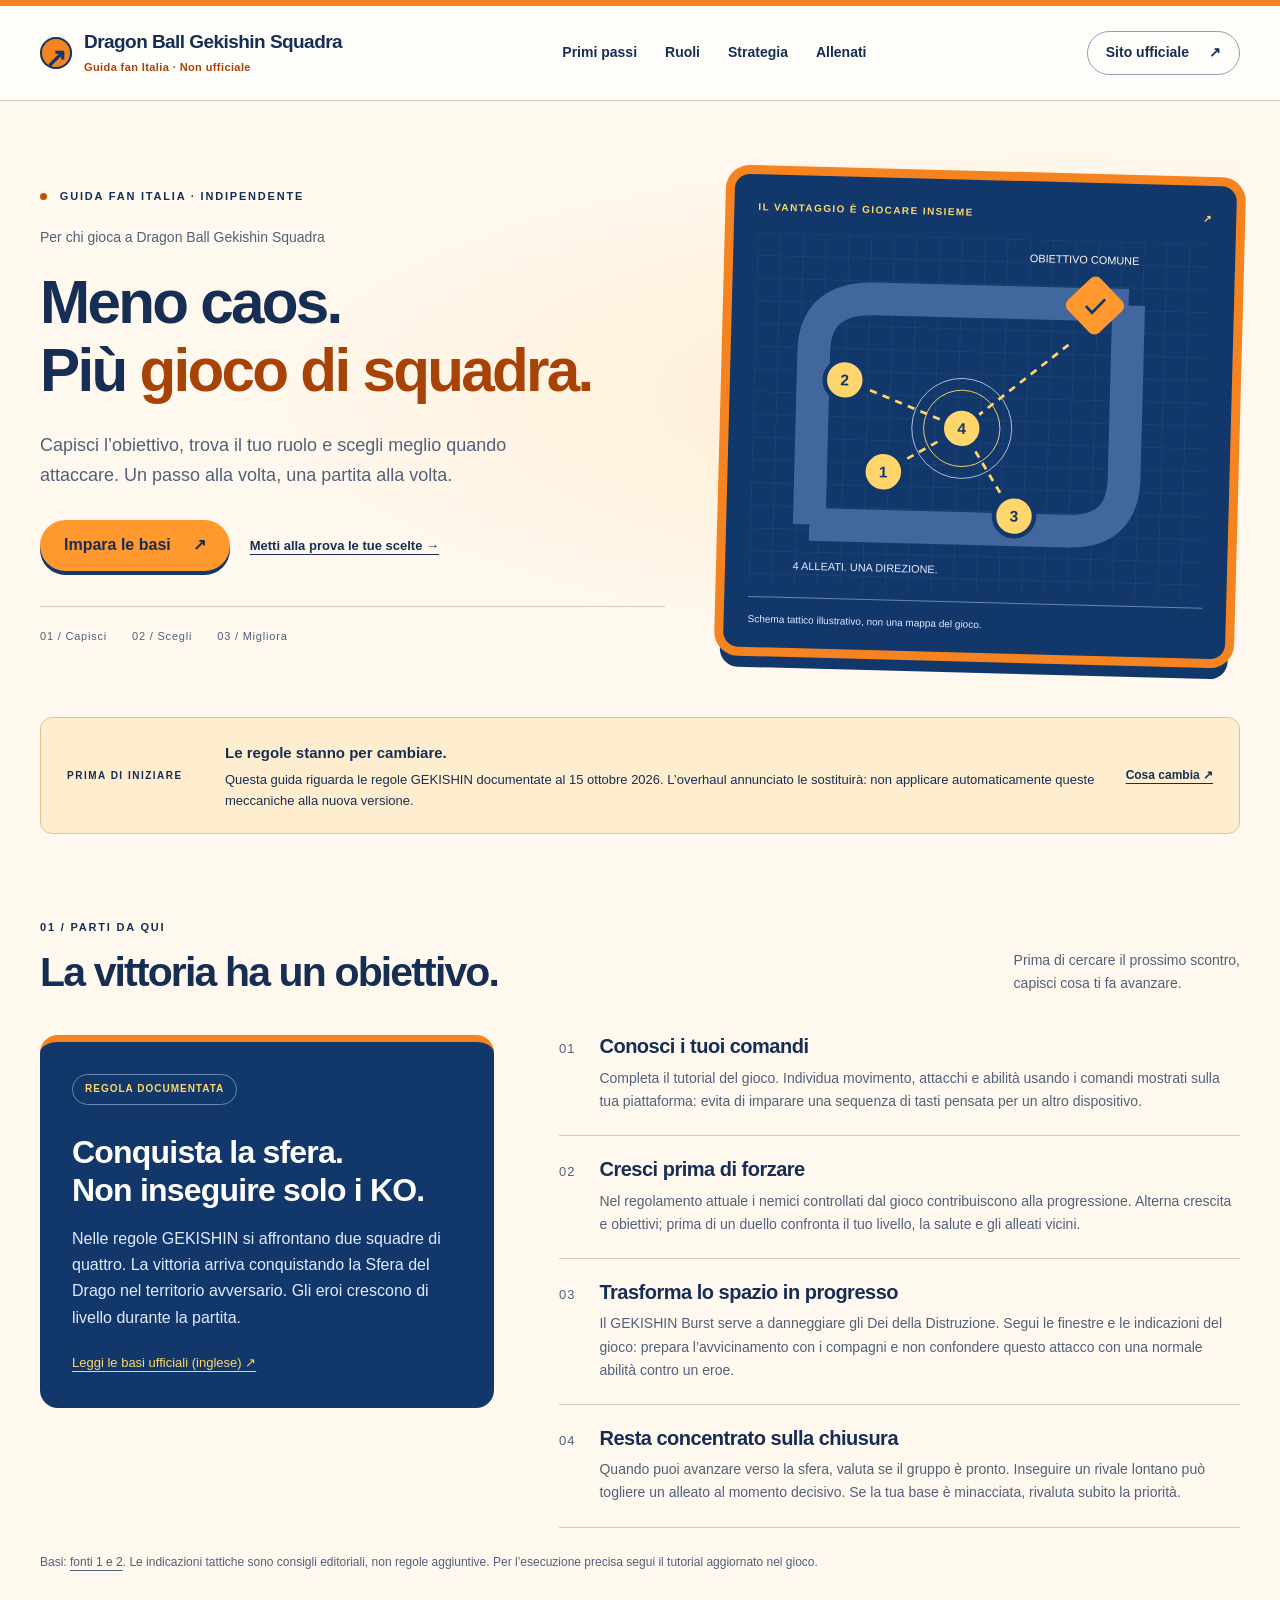
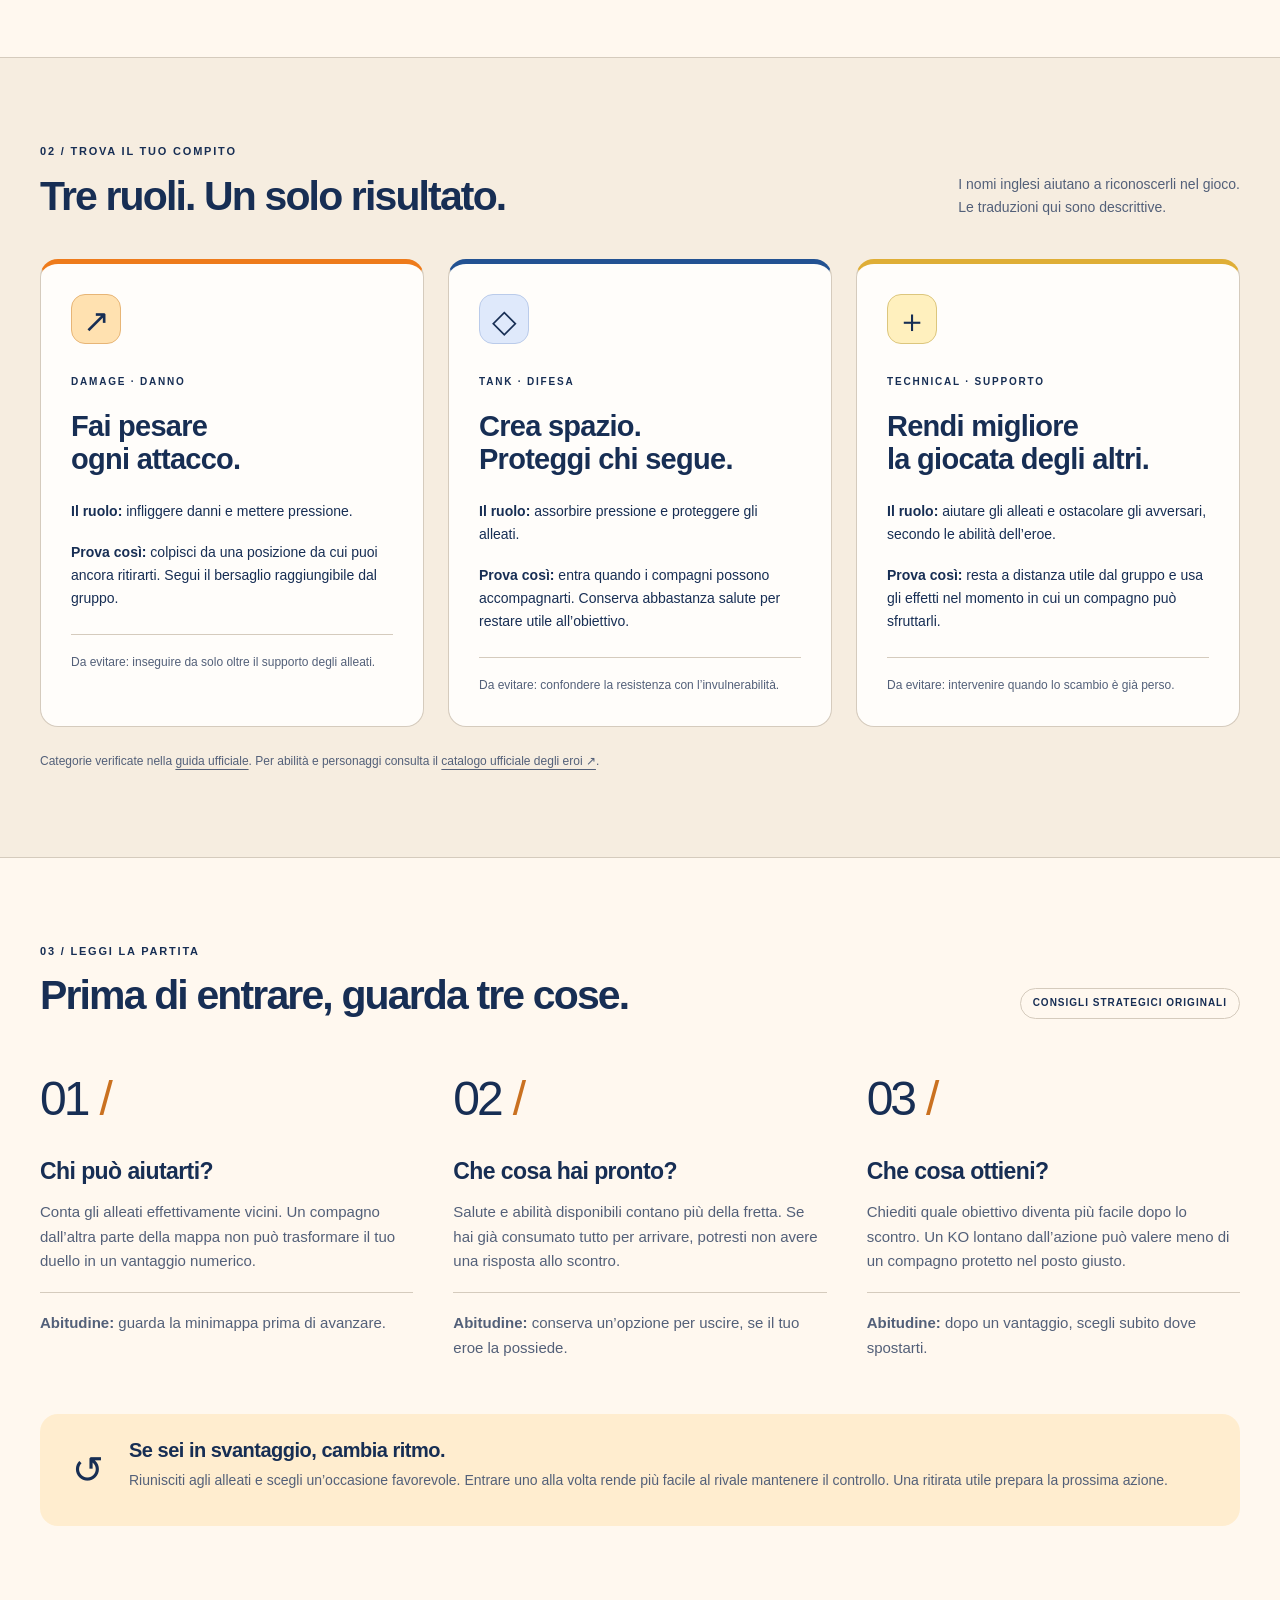
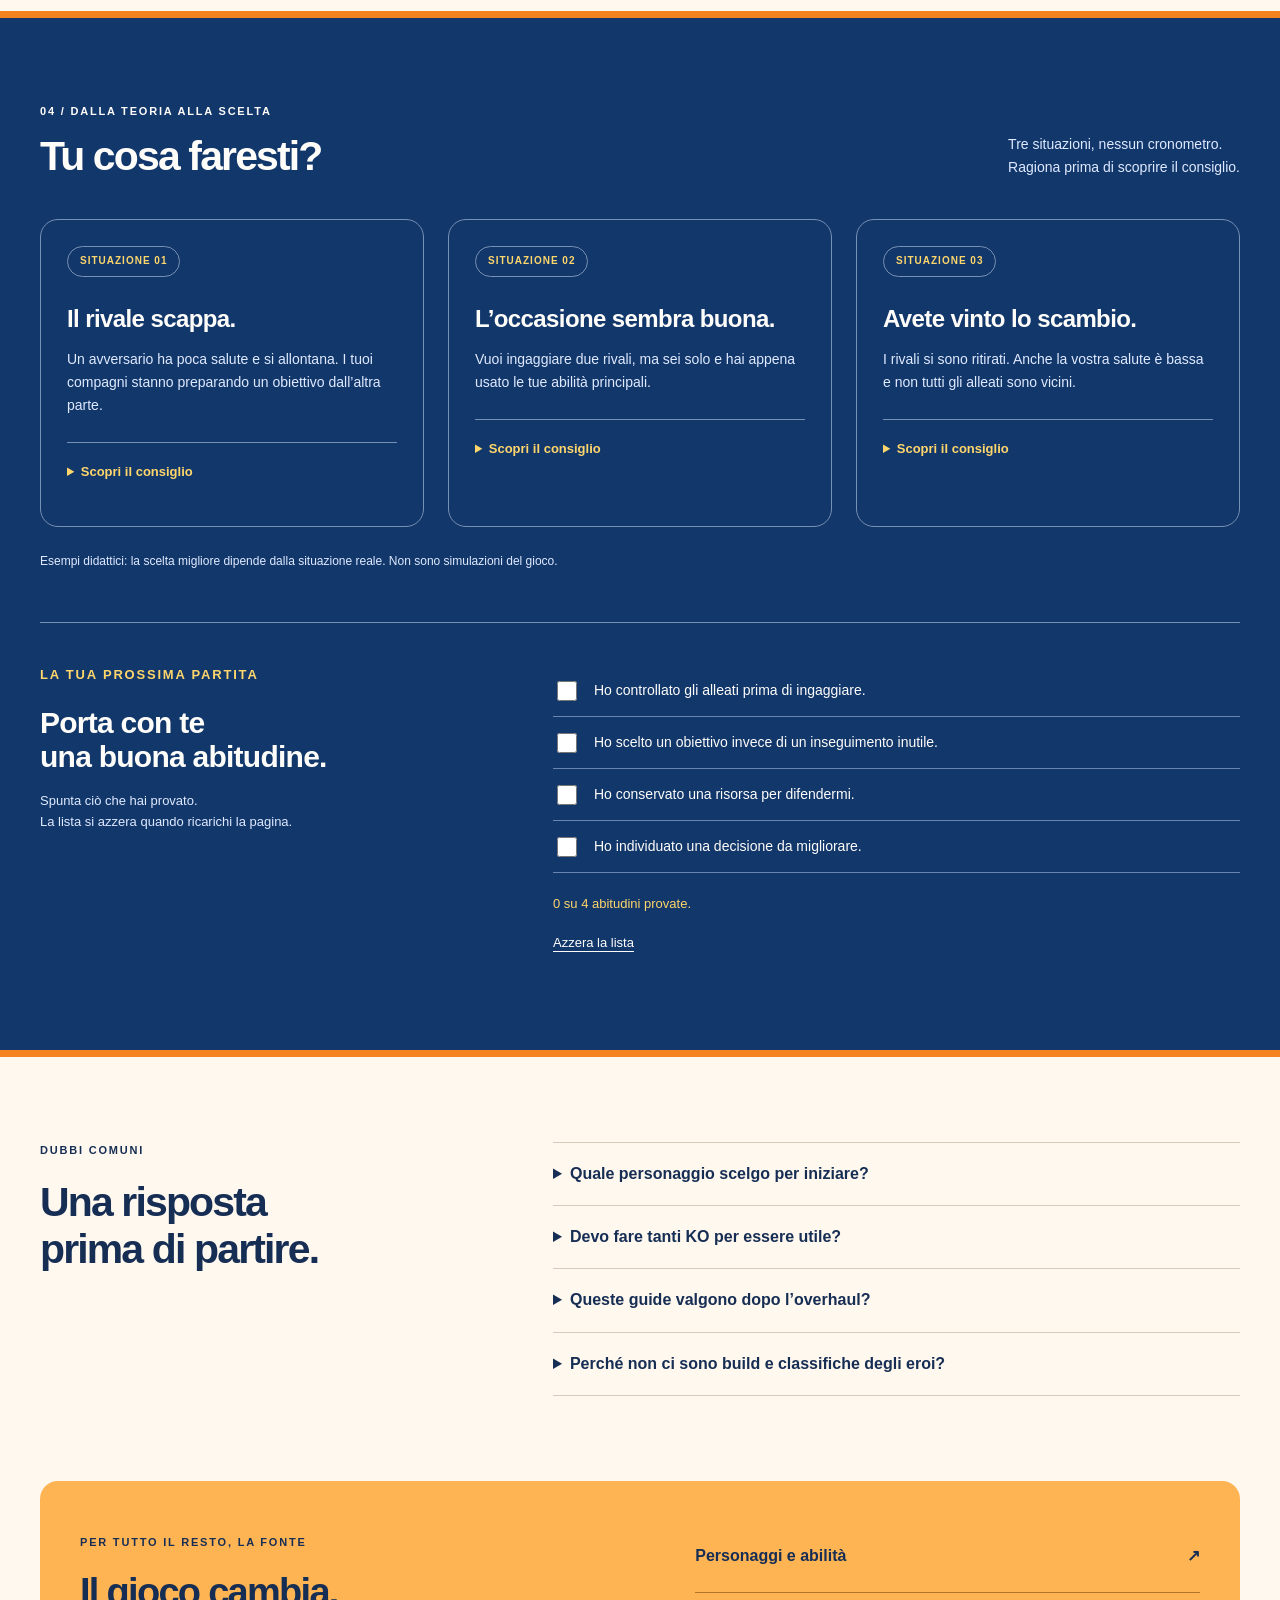
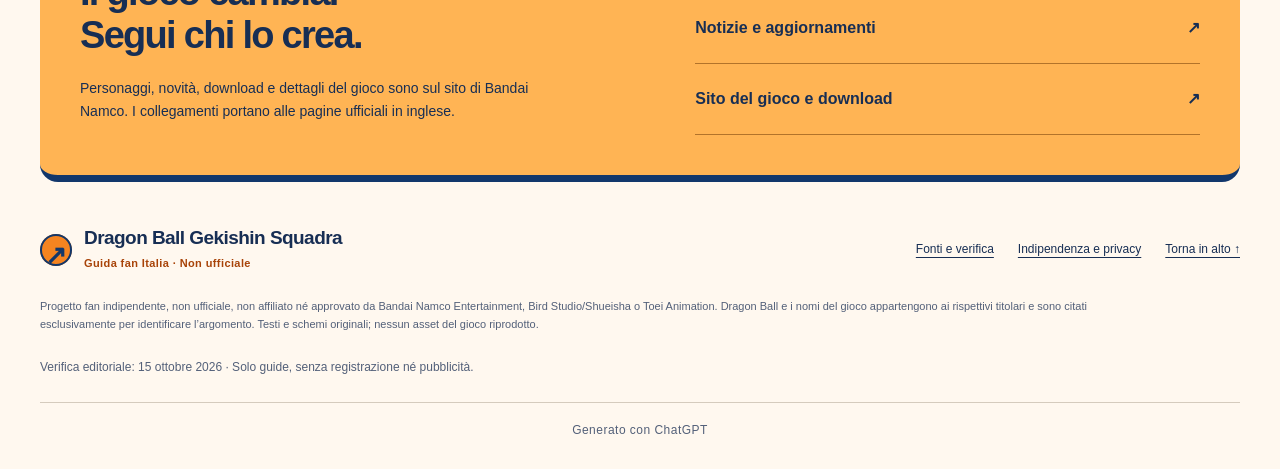
<file: index.html>
<!doctype html>
<html lang="it">
<head>
  <meta name="google-site-verification" content="Bxc_JSSpqb7eRww2nu4DQLMEGJfZDUQ5ANZvVbFvLiY" />
  <meta charset="utf-8"><meta name="viewport" content="width=device-width, initial-scale=1">
  <title>Dragon Ball Gekishin Squadra — Guida fan Italia</title>
  <meta name="description" content="Guida fan indipendente in italiano a Dragon Ball Gekishin Squadra: impara le basi, scopri i ruoli e migliora le tue strategie. Sito non ufficiale, con consigli originali e collegamenti alle fonti ufficiali. Non affiliato a Bandai Namco.">
  <meta name="theme-color" content="#12376b">
  <link rel="icon" href="[data-uri]" type="image/svg+xml">
  <style>
:root{--paper:#fff8ef;--white:#fffdfa;--ink:#172e54;--muted:#536079;--line:#d5cbbd;--green:#12376b;--lime:#ffd66b;--peach:#ff982e;--radius:18px}*{box-sizing:border-box}html{scroll-behavior:smooth;scroll-padding-top:32px}body{margin:0;background:var(--paper);color:var(--ink);font:16px/1.65 "Segoe UI",Arial,sans-serif}a{color:inherit;text-underline-offset:4px}a:hover{text-decoration-thickness:2px}button,input{font:inherit}button,a,input,summary{-webkit-tap-highlight-color:transparent}a,button,summary{touch-action:manipulation}:focus-visible{outline:3px solid #a83d00;outline-offset:5px}.wrap{max-width:1200px;margin-inline:auto;width:calc(100% - 80px)}.skip{position:absolute;left:16px;top:-100px;z-index:10;background:var(--lime);padding:12px}.skip:focus{top:12px}h1,h2,h3,p{margin-top:0}h1,h2,h3{line-height:1.13;letter-spacing:-.045em}h1{font-size:clamp(44px,4.7vw,68px);font-weight:750;margin-bottom:26px}h1 span{color:#a84308}h2{font-size:clamp(30px,3.2vw,44px);font-weight:650;margin-bottom:0}h3{font-size:24px;font-weight:650;letter-spacing:-.025em;margin-bottom:16px}p{margin-bottom:18px}.site-header{border-bottom:1px solid var(--line)}.header-inner{min-height:94px;display:flex;align-items:center;gap:35px;justify-content:space-between}.brand{font-size:25px;font-weight:750;letter-spacing:-1.2px;text-decoration:none;white-space:nowrap;display:inline-flex;align-items:center;gap:9px}.brand-dot{margin-left:-9px}.brand-mark{width:32px;height:32px;background:var(--green);color:var(--lime);border-radius:50%;display:grid;place-items:center;font-size:26px}.header-inner nav{display:flex;gap:28px}.header-inner nav a,.official-top{font-size:14px;font-weight:600;text-decoration:none;min-height:44px;display:inline-flex;align-items:center}.official-top{border:1px solid #91a1b9;border-radius:30px;padding:0 18px;gap:20px}.hero{padding-block:70px 55px;display:grid;grid-template-columns:1.2fr 1fr;gap:55px;align-items:center}.eyebrow{font-size:11px;font-weight:750;letter-spacing:1.8px;line-height:1.6;margin-bottom:20px}.status-dot{display:inline-block;width:7px;height:7px;border-radius:50%;background:#bf5008;margin-right:8px}.game-name{font-size:14px;color:var(--muted);margin-bottom:20px}.lead{font-size:18px;color:var(--muted);max-width:490px}.hero-actions{display:flex;align-items:center;flex-wrap:wrap;gap:20px;margin-top:30px}.button{border-radius:30px;min-height:50px;padding:12px 24px;display:inline-flex;align-items:center;justify-content:center;gap:22px;font-weight:650;text-decoration:none}.primary{background:var(--green);color:var(--white)}.primary:hover{background:#224d88}.text-link{font-size:13px;font-weight:600}.hero-meta{display:flex;gap:25px;border-top:1px solid var(--line);margin-top:35px;padding-top:20px;font-size:11px;letter-spacing:.8px;color:var(--muted)}.board{margin:0;background:var(--green);border-radius:24px;overflow:hidden;transform:rotate(1.5deg);box-shadow:0 17px 0 -6px #f4c895;padding:25px 24px 20px}.board-top{display:flex;justify-content:space-between;gap:12px;color:var(--lime);font-size:10px;letter-spacing:1.4px;font-weight:700;margin-bottom:16px}.board svg{display:block;width:100%;height:auto}.board figcaption{color:#e0eaff;font-size:10px;padding-top:14px;border-top:1px solid #6886b0;margin-top:10px}.version{background:#ffedcf;border:1px solid #e6c28f;border-radius:12px;padding:22px 26px;display:flex;gap:28px;align-items:center}.version-label{font-size:10px;letter-spacing:1.5px;font-weight:750;min-width:130px}.version strong{font-size:15px}.version p{font-size:13px;line-height:1.6;margin:3px 0 0}.version a{white-space:nowrap;font-size:12px;font-weight:700}.section{padding-block:85px}.section-heading{display:flex;justify-content:space-between;align-items:end;gap:40px;margin-bottom:40px}.section-heading .eyebrow{margin-bottom:12px}.section-heading>p{font-size:14px;color:var(--muted);margin:0}.basics{display:grid;grid-template-columns:.9fr 1.35fr;gap:65px}.objective{background:var(--green);color:var(--white);border-radius:var(--radius);padding:32px;align-self:start}.pill{display:inline-block;border:1px solid var(--line);border-radius:24px;padding:6px 12px;font-size:10px;letter-spacing:1px;font-weight:700}.objective .pill{color:var(--lime);border-color:#6886b0}.objective h3{font-size:32px;margin-top:28px;line-height:1.2}.objective p{color:#e0eaff}.objective a{font-size:13px;color:var(--lime)}.steps{list-style:none;padding:0;margin:0}.steps li{display:flex;gap:24px;border-bottom:1px solid var(--line);padding:0 0 22px;margin-bottom:22px}.steps li:last-child{margin-bottom:0}.step-number{font-size:13px;letter-spacing:1px;color:var(--muted);padding-top:3px}.steps h3{font-size:20px;margin-bottom:9px}.steps p{font-size:14px;color:var(--muted);margin:0}.source-note{color:var(--muted);font-size:12px;margin:25px 0 0}.role-section{background:#f6ede0;border-block:1px solid var(--line)}.role-grid,.strategy-grid,.exercise-grid{display:grid;grid-template-columns:repeat(3,1fr);gap:24px}.role-card{background:var(--white);border:1px solid var(--line);padding:30px;border-radius:var(--radius)}.role-symbol{display:grid;place-items:center;width:50px;height:50px;background:#ffe1b0;border:1px solid #e7b576;font-size:32px;border-radius:14px;margin-bottom:30px}.role-card:nth-child(2) .role-symbol{background:#dfe9fb;border-color:#bacbea}.role-card:nth-child(3) .role-symbol{background:#fff0be;border-color:#dcc67d}.role-card .eyebrow{font-size:10px}.role-card h3{font-size:29px;margin-bottom:24px}.role-card p{font-size:14px}.avoid{font-size:12px;border-top:1px solid var(--line);padding-top:18px;color:var(--muted);margin-top:24px}.strategy-grid{gap:40px}.large-number{font-size:48px;font-weight:350;letter-spacing:-3px;display:block;margin-bottom:20px}.large-number span{color:#ca7120;padding-left:12px}.strategy-grid h3{font-size:23px}.strategy-grid p{font-size:15px;color:var(--muted)}.try{border-top:1px solid var(--line);padding-top:18px}.reset-note{display:flex;gap:25px;background:#ffedcf;padding:25px 32px;border-radius:var(--radius);margin-top:35px}.reset-note>span{font-size:38px}.reset-note h3{font-size:20px;margin-bottom:8px}.reset-note p{font-size:14px;margin:0;color:var(--muted)}.practice-section{background:var(--green);color:var(--white)}.practice-section .section-heading>p,.practice-section .source-note{color:#e0eaff}.exercise{border:1px solid #7790b5;border-radius:var(--radius);padding:26px}.exercise .pill{border-color:#7790b5;color:var(--lime)}.exercise h3{font-size:24px;margin-top:28px}.exercise>p{font-size:14px;color:#e0eaff}.exercise details{border-top:1px solid #7790b5;margin-top:25px}.exercise summary{color:var(--lime);font-size:13px}.exercise .answer{font-size:14px;padding:10px 0}.answer p{margin:12px 0 0;color:#e0eaff}summary{cursor:pointer;padding:18px 0;font-weight:650;min-height:48px}details[open] summary{margin-bottom:4px}summary::marker{color:inherit}.checklist{border-top:1px solid #7790b5;margin-top:50px;padding-top:42px;display:grid;grid-template-columns:1fr 1.5fr;gap:55px}.checklist .eyebrow{color:var(--lime)}.checklist h3{font-size:30px}.checklist p{font-size:13px;color:#e0eaff}.check-items label{display:flex;align-items:center;gap:14px;min-height:52px;cursor:pointer;font-size:14px;border-bottom:1px solid #6886b0;padding-block:10px}.check-items input{accent-color:var(--lime);width:20px;height:20px;flex-shrink:0}.check-items .progress{color:var(--lime);margin:20px 0 6px}.reset-button{background:none;border:0;color:var(--white);text-decoration:underline;text-underline-offset:4px;padding:10px 0;min-height:44px;cursor:pointer;font-size:13px}.practice-section :focus-visible,.objective :focus-visible{outline-color:var(--lime)}.faq{display:grid;grid-template-columns:1fr 1.5fr;gap:55px}.faq details{border-bottom:1px solid var(--line)}.faq details:first-child{border-top:1px solid var(--line)}.faq summary{font-size:16px}.faq details p{font-size:14px;color:var(--muted)}.official-section{background:#ffb454;border-radius:var(--radius);padding:40px;display:grid;grid-template-columns:1.1fr 1fr;gap:60px;align-items:center}.official-section h2{font-size:38px;margin-bottom:20px}.official-section p:not(.eyebrow){font-size:14px;max-width:450px;margin:0}.official-links a{display:flex;justify-content:space-between;gap:20px;padding:22px 0;border-bottom:1px solid #b2732a;text-decoration:none;font-weight:650}.official-links a:hover{text-decoration:underline}footer{padding-block:45px 28px}.footer-top{display:flex;justify-content:space-between;gap:25px;align-items:center;margin-bottom:25px}.footer-top>div{display:flex;gap:24px;flex-wrap:wrap}.footer-top>div a{font-size:12px;display:inline-flex;min-height:44px;align-items:center}footer>p{font-size:11px;color:var(--muted);max-width:1050px;margin-bottom:0}.document{max-width:820px;padding-block:60px}.document h1{font-size:48px}.document h2{font-size:30px;margin:48px 0 20px}.document h3{font-size:21px;margin-top:28px}.document p,.document li{font-size:16px}.document li{padding-bottom:14px}.document .callout{background:#ffedcf;padding:24px;border-radius:12px}.document .sources li{padding-bottom:25px}.document .sources p{font-size:14px;margin:8px 0 0}.document a{overflow-wrap:anywhere}[hidden]{display:none!important}
@media(max-width:1050px){.wrap{width:calc(100% - 48px)}.header-inner{gap:20px}.header-inner nav{gap:18px}.brand{font-size:22px}.hero{gap:28px}.hero-actions{gap:16px}.role-card{padding:24px}.basics{gap:35px}.version{gap:20px}.version-label{min-width:100px}.official-top{padding-inline:12px}.role-card h3{font-size:25px}}
@media(max-width:800px){.header-inner{flex-wrap:wrap;padding-block:18px;row-gap:10px}.header-inner nav{order:3;width:100%;justify-content:space-between;gap:12px}.hero{grid-template-columns:1fr;padding-top:42px}.hero-copy{max-width:620px}.board{max-width:520px;width:100%;justify-self:center;margin-top:15px}.version{flex-wrap:wrap;margin-top:20px}.version-label{width:100%}.version>div{flex:1;min-width:200px}.section{padding-block:60px}.section-heading{display:block}.section-heading>p,.section-heading>.pill{margin-top:20px}.basics,.faq,.checklist{grid-template-columns:1fr;gap:30px}.role-grid,.exercise-grid{grid-template-columns:1fr}.role-card h3 br{display:none}.role-symbol{float:right;margin-left:16px}.role-card p{max-width:580px}.strategy-grid{grid-template-columns:1fr;gap:25px}.large-number{float:left;margin:0 24px 0 0;font-size:38px}.strategy-grid article{border-bottom:1px solid var(--line);padding-bottom:20px}.strategy-grid article p{margin-left:78px}.strategy-grid .try{border:0;padding:0}.official-section{grid-template-columns:1fr;gap:20px;padding:28px}.footer-top{align-items:start;flex-direction:column}.footer-top>div{gap:16px}.document h1{font-size:40px}}
@media(max-width:400px){.wrap{width:calc(100% - 32px)}h1{font-size:42px}.hero-meta{gap:12px;font-size:10px}.header-inner nav a{font-size:13px}.brand{font-size:21px}.official-top{font-size:12px;gap:10px}.board{padding:18px}.version{padding:20px}.objective{padding:25px}.steps li{gap:16px}.checklist h3{font-size:27px}.official-section h2{font-size:32px}}
@media(prefers-reduced-motion:reduce){html{scroll-behavior:auto}*{transition:none!important;animation:none!important}}
@media print{body{background:white;color:black;font-size:11pt}.site-header,.hero-actions,.official-top,.reset-button{display:none}.wrap{width:100%;max-width:none}.hero,.basics,.faq,.checklist,.official-section{display:block}.board{display:none}.section{padding-block:24px}.hero{padding-block:24px}h1{font-size:32pt}h2{font-size:24pt}.role-grid,.strategy-grid,.exercise-grid{display:block}article{break-inside:avoid;margin-bottom:20px}.role-section,.practice-section,.objective,.official-section{background:white;color:black}.practice-section p,.practice-section .section-heading>p,.practice-section .source-note,.objective p{color:black}.exercise summary,.exercise .pill,.objective a,.objective .pill,.checklist .eyebrow{color:black}.checklist p{color:black}footer{padding-top:20px}}

/* Tema ispirato ai colori della divisa di Goku: arancio, blu e oro. */
@media screen {
 .site-header{border-top:6px solid #f58420;background:#fffdfa}
 .brand-mark{background:#f58420;color:#12376b;box-shadow:inset 0 0 0 2px #12376b}
 .hero{background:radial-gradient(ellipse at 85% 48%,#ffe2ac80,transparent 58%)}
 .hero h1 span{color:#a84308}
 .primary{background:#ff982e;color:#172e54;box-shadow:0 4px 0 #12376b}
 .primary:hover{background:#ffb454;color:#172e54}
 .board{border:9px solid #f58420;box-shadow:0 17px 0 -6px #12376b}
 .objective{border-top:7px solid #f58420}
 .role-card:first-child{border-top:5px solid #ee7b1b}
 .role-card:nth-child(2){border-top:5px solid #235292}
 .role-card:nth-child(3){border-top:5px solid #dfae36}
 .practice-section{border-top:7px solid #f58420;border-bottom:7px solid #f58420}
 .official-section{border-bottom:7px solid #12376b}
}

/* Identità del progetto: nome completo e natura non ufficiale sempre visibili. */
.brand{white-space:normal;letter-spacing:0;gap:12px;max-width:350px}
.brand-mark{flex-shrink:0}
.brand-copy{display:block;min-width:0}
.brand-name{display:block;font-size:19px;line-height:1.2;letter-spacing:-.55px;font-weight:750}
.brand-subtitle{display:block;font-size:11px;line-height:1.5;letter-spacing:.4px;font-weight:650;color:#a84308;margin-top:5px}
.footer-top .brand{max-width:360px}
@media(max-width:1050px){.header-inner{flex-wrap:wrap;padding-block:18px;row-gap:10px}.header-inner nav{order:3;width:100%;justify-content:space-between}.header-inner .brand{max-width:420px}}
@media(max-width:500px){.header-inner .brand{flex:1 1 100%;max-width:none}.header-inner .official-top{margin-left:44px}.brand-name{font-size:18px}.brand-subtitle{font-size:10px}.footer-top .brand{max-width:100%}}

.generation-watermark{margin:24px 0 0;padding-top:18px;border-top:1px solid var(--line);max-width:none;color:var(--muted);font-size:12px;letter-spacing:.04em;text-align:center}

</style>
</head>
<body>
<a class="skip" href="#contenuto">Salta al contenuto</a>
<header class="site-header"><div class="wrap header-inner">
  <a class="brand" href="./" aria-label="Dragon Ball Gekishin Squadra — Guida fan Italia, pagina iniziale"><span class="brand-mark" aria-hidden="true">↗</span><span class="brand-copy"><span class="brand-name">Dragon Ball Gekishin Squadra</span><span class="brand-subtitle">Guida fan Italia <span aria-hidden="true">·</span> Non ufficiale</span></span></a>
  <nav aria-label="Navigazione principale"><a href="#inizia">Primi passi</a><a href="#ruoli">Ruoli</a><a href="#strategie">Strategia</a><a href="#allenati">Allenati</a></nav>
  <a class="official-top" href="https://dbg-squadra.bn-ent.net/en-gb/">Sito ufficiale <span aria-hidden="true">↗</span></a>
</div></header>
<main id="contenuto" tabindex="-1">
<section class="hero wrap" aria-labelledby="titolo">
  <div class="hero-copy"><p class="eyebrow"><span class="status-dot" aria-hidden="true"></span> GUIDA FAN ITALIA · INDIPENDENTE</p>
    <p class="game-name">Per chi gioca a Dragon Ball Gekishin Squadra</p>
    <h1 id="titolo">Meno caos.<br>Più <span>gioco di squadra.</span></h1>
    <p class="lead">Capisci l’obiettivo, trova il tuo ruolo e scegli meglio quando attaccare. Un passo alla volta, una partita alla volta.</p>
    <div class="hero-actions"><a class="button primary" href="#inizia">Impara le basi <span aria-hidden="true">↗</span></a><a class="text-link" href="#allenati">Metti alla prova le tue scelte <span aria-hidden="true">→</span></a></div>
    <div class="hero-meta"><span>01 / Capisci</span><span>02 / Scegli</span><span>03 / Migliora</span></div>
  </div>
  <figure class="board"><div class="board-top"><span>IL VANTAGGIO È GIOCARE INSIEME</span><span aria-hidden="true">↗</span></div>
    <svg viewBox="0 0 500 390" role="img" aria-labelledby="board-title board-desc"><title id="board-title">Coordinarsi prima di avanzare</title><desc id="board-desc">Schema concettuale originale: quattro alleati si avvicinano lungo percorsi diversi e convergono verso un obiettivo comune. Non rappresenta la mappa del gioco.</desc>
    <defs><pattern id="grid" width="25" height="25" patternUnits="userSpaceOnUse"><path d="M 25 0 L 0 0 0 25" fill="none" stroke="#355584" stroke-width="0.6"/></pattern><marker id="arrow" markerWidth="8" markerHeight="8" refX="6" refY="3" orient="auto"><path d="M0 0L6 3L0 6" fill="none" stroke="#ffd66b" stroke-width="1.5"/></marker></defs>
    <rect width="500" height="390" fill="url(#grid)"/><path d="M65 320 L65 130 Q65 70 130 70 H410 M65 320 H350 Q410 320 410 260 V70" stroke="#42679c" stroke-width="36" fill="none"/>
    <path d="M145 260L230 210L345 115 M100 160L230 210 M290 305L230 210" fill="none" stroke="#ffd66b" stroke-width="3" stroke-dasharray="8 7" marker-end="url(#arrow)"/>
    <circle cx="230" cy="210" r="42" fill="none" stroke="#ffd66b" stroke-width="1"/><circle cx="230" cy="210" r="55" fill="none" stroke="#b5c7e4" stroke-width="1"/>
    <g fill="#ffd66b" stroke="#12376b" stroke-width="5"><circle cx="145" cy="260" r="22"/><circle cx="100" cy="160" r="22"/><circle cx="290" cy="305" r="22"/><circle cx="230" cy="210" r="22"/></g>
    <g fill="#12376b" text-anchor="middle" font-family="Arial,sans-serif" font-size="17" font-weight="700"><text x="145" y="266">1</text><text x="100" y="166">2</text><text x="290" y="311">3</text><text x="230" y="216">4</text></g>
    <rect x="348" y="46" width="50" height="50" rx="8" transform="rotate(45 373 71)" fill="#ff982e"/><path d="M363 72L370 79L384 64" fill="none" stroke="#12376b" stroke-width="3"/>
    <text x="300" y="25" fill="#fff8ef" font-family="Arial,sans-serif" font-size="12">OBIETTIVO COMUNE</text><text x="48" y="370" fill="#e0eaff" font-family="Arial,sans-serif" font-size="12">4 ALLEATI. UNA DIREZIONE.</text>
    </svg><figcaption>Schema tattico illustrativo, non una mappa del gioco.</figcaption>
  </figure>
</section>
<aside class="version wrap" aria-label="Validità delle guide"><span class="version-label">PRIMA DI INIZIARE</span><div><strong>Le regole stanno per cambiare.</strong><p>Questa guida riguarda le regole GEKISHIN documentate al <time datetime="2026-10-15">15 ottobre 2026</time>. L’overhaul annunciato le sostituirà: non applicare automaticamente queste meccaniche alla nuova versione.</p></div><a href="note.html#aggiornamenti">Cosa cambia <span aria-hidden="true">↗</span></a></aside>
<section class="section wrap" id="inizia" aria-labelledby="inizia-title"><div class="section-heading"><div><p class="eyebrow">01 / PARTI DA QUI</p><h2 id="inizia-title">La vittoria ha un obiettivo.</h2></div><p>Prima di cercare il prossimo scontro,<br>capisci cosa ti fa avanzare.</p></div>
  <div class="basics"><article class="objective"><span class="pill">REGOLA DOCUMENTATA</span><h3>Conquista la sfera.<br>Non inseguire solo i KO.</h3><p>Nelle regole GEKISHIN si affrontano due squadre di quattro. La vittoria arriva conquistando la Sfera del Drago nel territorio avversario. Gli eroi crescono di livello durante la partita.</p><a href="https://dbg-squadra.bn-ent.net/en-gb/howto">Leggi le basi ufficiali (inglese) ↗</a></article>
  <ol class="steps"><li><span class="step-number">01</span><div><h3>Conosci i tuoi comandi</h3><p>Completa il tutorial del gioco. Individua movimento, attacchi e abilità usando i comandi mostrati sulla tua piattaforma: evita di imparare una sequenza di tasti pensata per un altro dispositivo.</p></div></li><li><span class="step-number">02</span><div><h3>Cresci prima di forzare</h3><p>Nel regolamento attuale i nemici controllati dal gioco contribuiscono alla progressione. Alterna crescita e obiettivi; prima di un duello confronta il tuo livello, la salute e gli alleati vicini.</p></div></li><li><span class="step-number">03</span><div><h3>Trasforma lo spazio in progresso</h3><p>Il GEKISHIN Burst serve a danneggiare gli Dei della Distruzione. Segui le finestre e le indicazioni del gioco: prepara l’avvicinamento con i compagni e non confondere questo attacco con una normale abilità contro un eroe.</p></div></li><li><span class="step-number">04</span><div><h3>Resta concentrato sulla chiusura</h3><p>Quando puoi avanzare verso la sfera, valuta se il gruppo è pronto. Inseguire un rivale lontano può togliere un alleato al momento decisivo. Se la tua base è minacciata, rivaluta subito la priorità.</p></div></li></ol>
  </div><p class="source-note">Basi: <a href="note.html#fonti">fonti 1 e 2</a>. Le indicazioni tattiche sono consigli editoriali, non regole aggiuntive. Per l’esecuzione precisa segui il tutorial aggiornato nel gioco.</p>
</section>
<section class="role-section" id="ruoli" aria-labelledby="ruoli-title"><div class="wrap section"><div class="section-heading"><div><p class="eyebrow">02 / TROVA IL TUO COMPITO</p><h2 id="ruoli-title">Tre ruoli. Un solo risultato.</h2></div><p>I nomi inglesi aiutano a riconoscerli nel gioco.<br>Le traduzioni qui sono descrittive.</p></div>
<div class="role-grid"><article class="role-card"><span class="role-symbol" aria-hidden="true">↗</span><p class="eyebrow">DAMAGE · DANNO</p><h3>Fai pesare<br>ogni attacco.</h3><p><strong>Il ruolo:</strong> infliggere danni e mettere pressione.</p><p><strong>Prova così:</strong> colpisci da una posizione da cui puoi ancora ritirarti. Segui il bersaglio raggiungibile dal gruppo.</p><div class="avoid">Da evitare: inseguire da solo oltre il supporto degli alleati.</div></article>
<article class="role-card"><span class="role-symbol" aria-hidden="true">◇</span><p class="eyebrow">TANK · DIFESA</p><h3>Crea spazio.<br>Proteggi chi segue.</h3><p><strong>Il ruolo:</strong> assorbire pressione e proteggere gli alleati.</p><p><strong>Prova così:</strong> entra quando i compagni possono accompagnarti. Conserva abbastanza salute per restare utile all’obiettivo.</p><div class="avoid">Da evitare: confondere la resistenza con l’invulnerabilità.</div></article>
<article class="role-card"><span class="role-symbol" aria-hidden="true">＋</span><p class="eyebrow">TECHNICAL · SUPPORTO</p><h3>Rendi migliore<br>la giocata degli altri.</h3><p><strong>Il ruolo:</strong> aiutare gli alleati e ostacolare gli avversari, secondo le abilità dell’eroe.</p><p><strong>Prova così:</strong> resta a distanza utile dal gruppo e usa gli effetti nel momento in cui un compagno può sfruttarli.</p><div class="avoid">Da evitare: intervenire quando lo scambio è già perso.</div></article></div>
<p class="source-note">Categorie verificate nella <a href="https://dbg-squadra.bn-ent.net/en-gb/howto">guida ufficiale</a>. Per abilità e personaggi consulta il <a href="https://dbg-squadra.bn-ent.net/en-gb/hero">catalogo ufficiale degli eroi ↗</a>.</p></div></section>
<section class="section wrap" id="strategie" aria-labelledby="strategie-title"><div class="section-heading"><div><p class="eyebrow">03 / LEGGI LA PARTITA</p><h2 id="strategie-title">Prima di entrare, guarda tre cose.</h2></div><span class="pill">CONSIGLI STRATEGICI ORIGINALI</span></div>
<div class="strategy-grid"><article><span class="large-number">01<span aria-hidden="true">/</span></span><h3>Chi può aiutarti?</h3><p>Conta gli alleati effettivamente vicini. Un compagno dall’altra parte della mappa non può trasformare il tuo duello in un vantaggio numerico.</p><p class="try"><strong>Abitudine:</strong> guarda la minimappa prima di avanzare.</p></article><article><span class="large-number">02<span aria-hidden="true">/</span></span><h3>Che cosa hai pronto?</h3><p>Salute e abilità disponibili contano più della fretta. Se hai già consumato tutto per arrivare, potresti non avere una risposta allo scontro.</p><p class="try"><strong>Abitudine:</strong> conserva un’opzione per uscire, se il tuo eroe la possiede.</p></article><article><span class="large-number">03<span aria-hidden="true">/</span></span><h3>Che cosa ottieni?</h3><p>Chiediti quale obiettivo diventa più facile dopo lo scontro. Un KO lontano dall’azione può valere meno di un compagno protetto nel posto giusto.</p><p class="try"><strong>Abitudine:</strong> dopo un vantaggio, scegli subito dove spostarti.</p></article></div>
<div class="reset-note"><span aria-hidden="true">↺</span><div><h3>Se sei in svantaggio, cambia ritmo.</h3><p>Riunisciti agli alleati e scegli un’occasione favorevole. Entrare uno alla volta rende più facile al rivale mantenere il controllo. Una ritirata utile prepara la prossima azione.</p></div></div></section>
<section class="practice-section" id="allenati" aria-labelledby="allenati-title"><div class="wrap section"><div class="section-heading"><div><p class="eyebrow">04 / DALLA TEORIA ALLA SCELTA</p><h2 id="allenati-title">Tu cosa faresti?</h2></div><p>Tre situazioni, nessun cronometro.<br>Ragiona prima di scoprire il consiglio.</p></div>
<div class="exercise-grid">
<article class="exercise"><span class="pill">SITUAZIONE 01</span><h3>Il rivale scappa.</h3><p>Un avversario ha poca salute e si allontana. I tuoi compagni stanno preparando un obiettivo dall’altra parte.</p><details><summary>Scopri il consiglio</summary><div class="answer"><strong>Valuta prima l’obiettivo del gruppo.</strong><p>Un inseguimento lungo lascia i compagni senza di te. Se il KO non è rapido e sicuro, riunisciti alla squadra. Il vantaggio deve diventare progresso.</p></div></details></article>
<article class="exercise"><span class="pill">SITUAZIONE 02</span><h3>L’occasione sembra buona.</h3><p>Vuoi ingaggiare due rivali, ma sei solo e hai appena usato le tue abilità principali.</p><details><summary>Scopri il consiglio</summary><div class="answer"><strong>Prendi tempo e cerca supporto.</strong><p>Una posizione invitante non basta: ti mancano risorse e alleati. Riposizionati, aspetta il recupero delle abilità e cerca una finestra più favorevole.</p></div></details></article>
<article class="exercise"><span class="pill">SITUAZIONE 03</span><h3>Avete vinto lo scambio.</h3><p>I rivali si sono ritirati. Anche la vostra salute è bassa e non tutti gli alleati sono vicini.</p><details><summary>Scopri il consiglio</summary><div class="answer"><strong>Controlla le risorse prima di continuare.</strong><p>Il vantaggio non obbliga ad attaccare subito. Se potete avanzare insieme, sfruttatelo; altrimenti recuperate e riorganizzatevi. Evitate di regalare il contrattacco.</p></div></details></article>
</div><p class="source-note">Esempi didattici: la scelta migliore dipende dalla situazione reale. Non sono simulazioni del gioco.</p>
<div class="checklist"><div><p class="eyebrow">LA TUA PROSSIMA PARTITA</p><h3>Porta con te<br>una buona abitudine.</h3><p>Spunta ciò che hai provato.<br>La lista si azzera quando ricarichi la pagina.</p></div><div class="check-items"><label><input type="checkbox"> Ho controllato gli alleati prima di ingaggiare.</label><label><input type="checkbox"> Ho scelto un obiettivo invece di un inseguimento inutile.</label><label><input type="checkbox"> Ho conservato una risorsa per difendermi.</label><label><input type="checkbox"> Ho individuato una decisione da migliorare.</label><p id="check-progress" class="progress" role="status" hidden></p><button id="reset-check" class="reset-button" type="button" hidden>Azzera la lista</button></div></div>
</div></section>
<section class="section wrap faq" aria-labelledby="faq-title"><div><p class="eyebrow">DUBBI COMUNI</p><h2 id="faq-title">Una risposta<br>prima di partire.</h2></div><div>
<details><summary>Quale personaggio scelgo per iniziare?</summary><p>Scegline uno di cui capisci lo scopo delle abilità e usalo per alcune partite. Cambia una cosa alla volta: prima il posizionamento, poi il momento degli attacchi. Per le abilità aggiornate usa le descrizioni nel gioco e il <a href="https://dbg-squadra.bn-ent.net/en-gb/hero">catalogo ufficiale</a>.</p></details>
<details><summary>Devo fare tanti KO per essere utile?</summary><p>Puoi aiutare proteggendo un alleato, creando spazio o partecipando all’obiettivo. Valuta cosa la tua decisione ha permesso alla squadra, oltre al risultato del singolo duello.</p></details>
<details><summary>Queste guide valgono dopo l’overhaul?</summary><p>I consigli generali sul coordinamento restano spunti da valutare. Ruoli, progressione e obiettivi descritti per GEKISHIN vanno invece ricontrollati: la revisione annunciata sostituirà il regolamento. Consulta le <a href="note.html#aggiornamenti">note sulle versioni</a>.</p></details>
<details><summary>Perché non ci sono build e classifiche degli eroi?</summary><p>Questo sito insegna a prendere decisioni. Non presenta una classifica competitiva o combinazioni “migliori” non validate. Le <a href="https://dbg-squadra.bn-ent.net/en-gb/news">notizie ufficiali</a> riportano i cambiamenti al bilanciamento.</p></details></div></section>
<section class="official-section wrap" aria-labelledby="official-title"><div><p class="eyebrow">PER TUTTO IL RESTO, LA FONTE</p><h2 id="official-title">Il gioco cambia.<br>Segui chi lo crea.</h2><p>Personaggi, novità, download e dettagli del gioco sono sul sito di Bandai Namco. I collegamenti portano alle pagine ufficiali in inglese.</p></div><div class="official-links"><a href="https://dbg-squadra.bn-ent.net/en-gb/hero">Personaggi e abilità <span aria-hidden="true">↗</span></a><a href="https://dbg-squadra.bn-ent.net/en-gb/news">Notizie e aggiornamenti <span aria-hidden="true">↗</span></a><a href="https://dbg-squadra.bn-ent.net/en-gb/">Sito del gioco e download <span aria-hidden="true">↗</span></a></div></section>
</main>
<footer class="wrap"><div class="footer-top"><a class="brand" href="./" aria-label="Dragon Ball Gekishin Squadra — Guida fan Italia, pagina iniziale"><span class="brand-mark" aria-hidden="true">↗</span><span class="brand-copy"><span class="brand-name">Dragon Ball Gekishin Squadra</span><span class="brand-subtitle">Guida fan Italia <span aria-hidden="true">·</span> Non ufficiale</span></span></a><div><a href="note.html#fonti">Fonti e verifica</a><a href="note.html#indipendenza">Indipendenza e privacy</a><a href="#contenuto">Torna in alto ↑</a></div></div><p>Progetto fan indipendente, non ufficiale, non affiliato né approvato da Bandai Namco Entertainment, Bird Studio/Shueisha o Toei Animation. Dragon Ball e i nomi del gioco appartengono ai rispettivi titolari e sono citati esclusivamente per identificare l’argomento. Testi e schemi originali; nessun asset del gioco riprodotto.</p><p class="source-note">Verifica editoriale: 15 ottobre 2026 · Solo guide, senza registrazione né pubblicità.</p><p class="generation-watermark">Generato con ChatGPT</p></footer>
<script>
'use strict';
(() => {
  const checks = [...document.querySelectorAll('.check-items input[type="checkbox"]')];
  const progress = document.querySelector('#check-progress');
  const reset = document.querySelector('#reset-check');
  if (!progress || !reset) return;
  const update = () => {
    const count = checks.filter(input => input.checked).length;
    progress.textContent = count === checks.length
      ? '4 su 4: ottimo, scegli quale abitudine ripetere nella prossima partita.'
      : `${count} su ${checks.length} abitudini provate.`;
  };
  checks.forEach(input => input.addEventListener('change', update));
  reset.addEventListener('click', () => {
    checks.forEach(input => { input.checked = false; });
    update();
  });
  // Nessun dato salvato o trasmesso: la lista appartiene solo a questa pagina.
  progress.hidden = false;
  reset.hidden = false;
  update();
})();

</script>
</body></html>
</file>
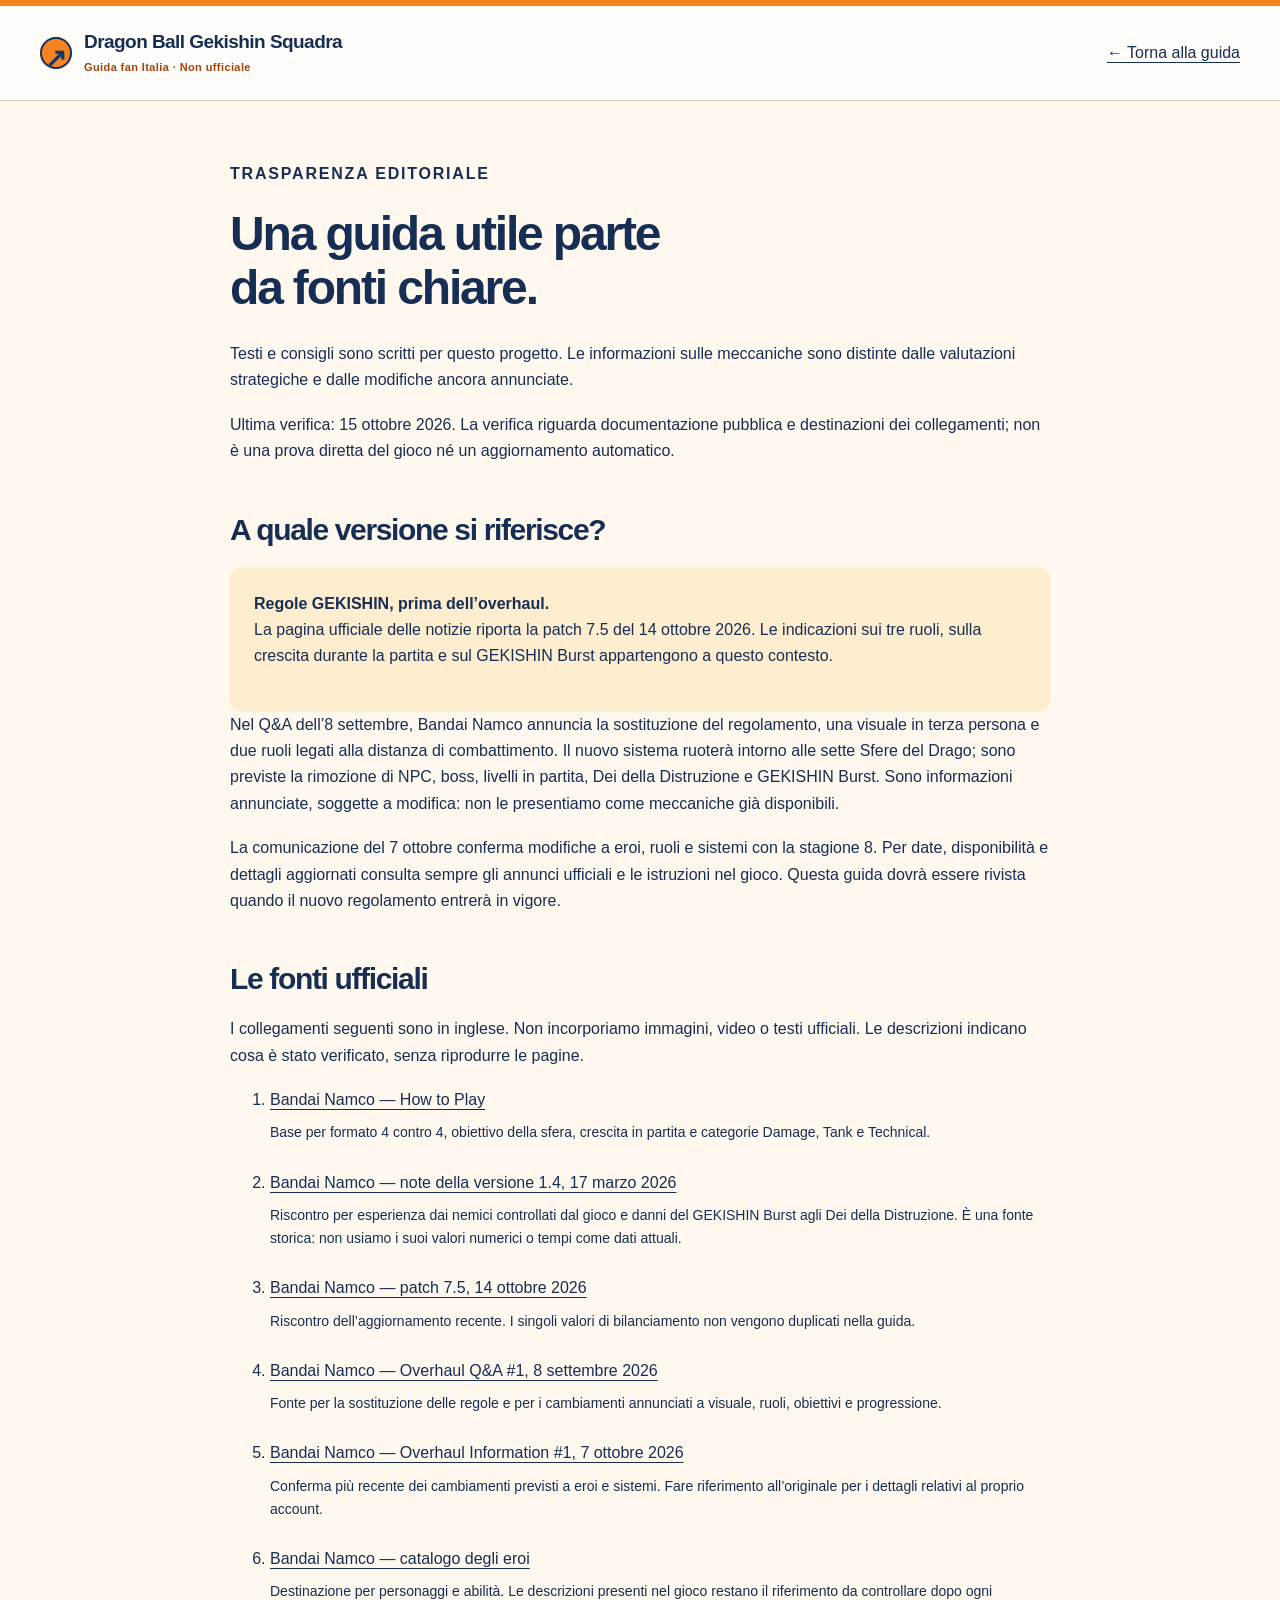
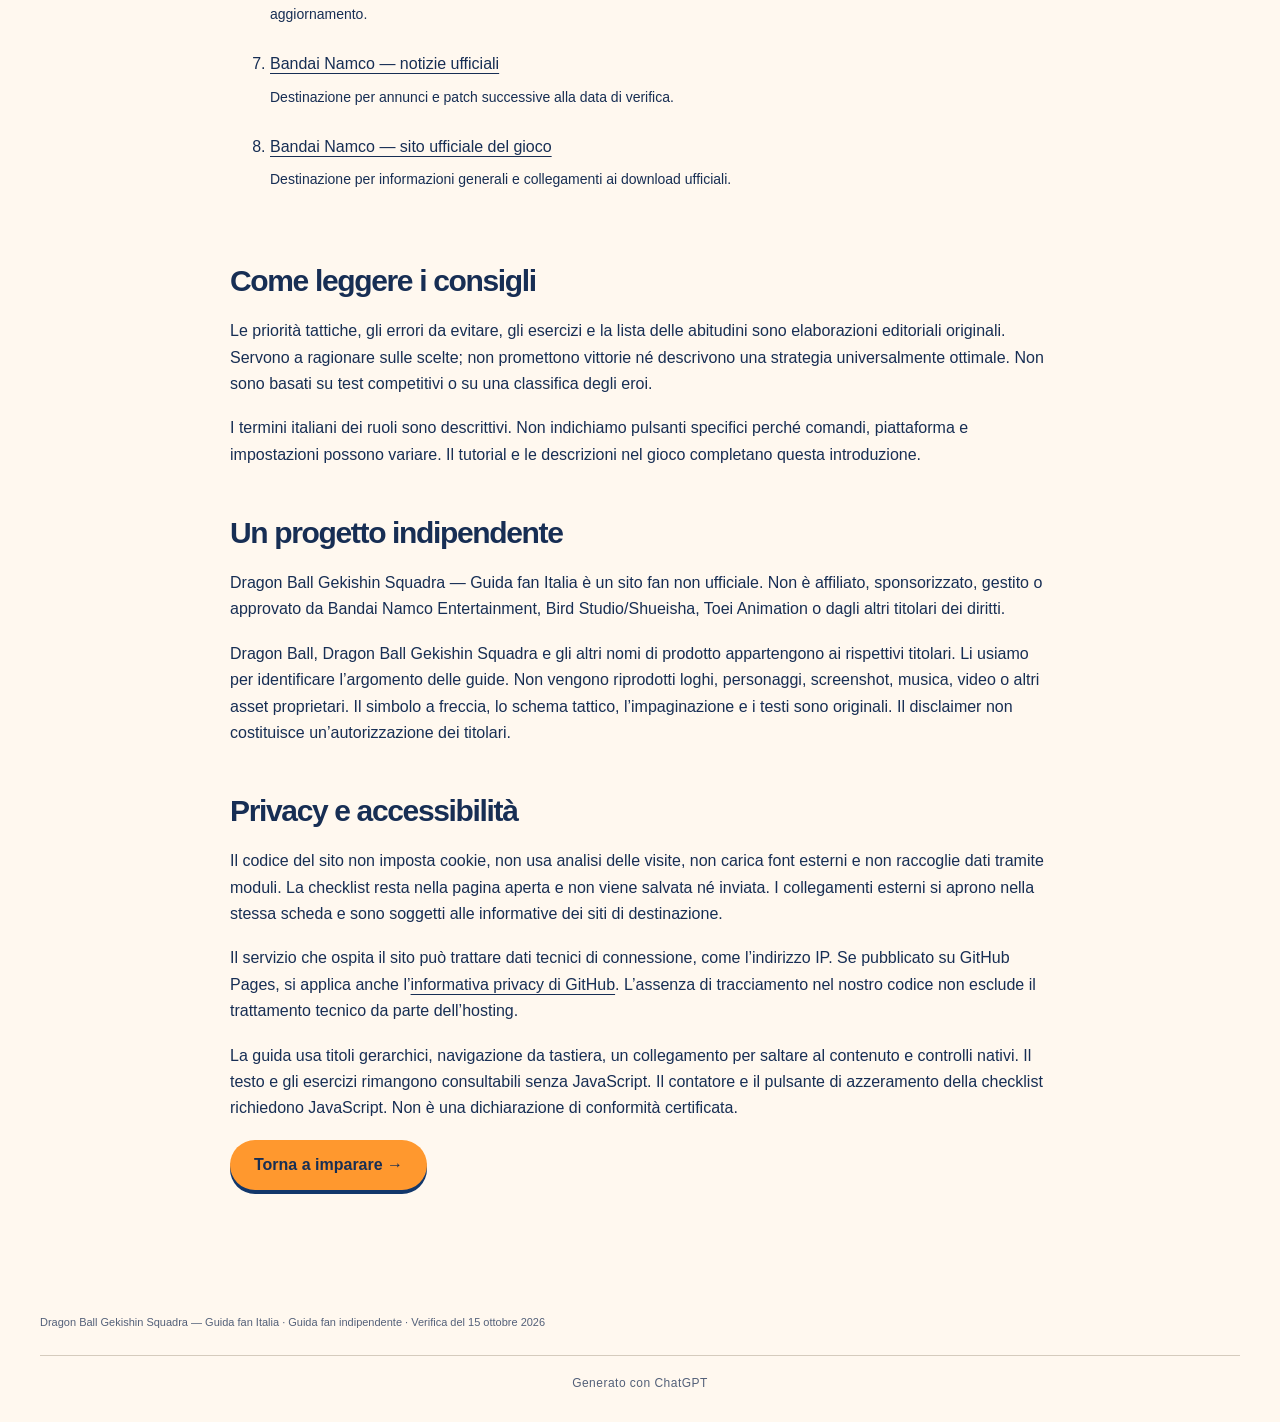
<file: note.html>
<!doctype html><html lang="it"><head><meta charset="utf-8"><meta name="viewport" content="width=device-width,initial-scale=1"><title>Fonti, versioni e indipendenza — Dragon Ball Gekishin Squadra — Guida fan Italia</title><meta name="description" content="Fonti ufficiali verificate il 15 ottobre 2026, limiti delle guide e informazioni sulla privacy del sito fan Dragon Ball Gekishin Squadra — Guida fan Italia."><style>
:root{--paper:#fff8ef;--white:#fffdfa;--ink:#172e54;--muted:#536079;--line:#d5cbbd;--green:#12376b;--lime:#ffd66b;--peach:#ff982e;--radius:18px}*{box-sizing:border-box}html{scroll-behavior:smooth;scroll-padding-top:32px}body{margin:0;background:var(--paper);color:var(--ink);font:16px/1.65 "Segoe UI",Arial,sans-serif}a{color:inherit;text-underline-offset:4px}a:hover{text-decoration-thickness:2px}button,input{font:inherit}button,a,input,summary{-webkit-tap-highlight-color:transparent}a,button,summary{touch-action:manipulation}:focus-visible{outline:3px solid #a83d00;outline-offset:5px}.wrap{max-width:1200px;margin-inline:auto;width:calc(100% - 80px)}.skip{position:absolute;left:16px;top:-100px;z-index:10;background:var(--lime);padding:12px}.skip:focus{top:12px}h1,h2,h3,p{margin-top:0}h1,h2,h3{line-height:1.13;letter-spacing:-.045em}h1{font-size:clamp(44px,4.7vw,68px);font-weight:750;margin-bottom:26px}h1 span{color:#a84308}h2{font-size:clamp(30px,3.2vw,44px);font-weight:650;margin-bottom:0}h3{font-size:24px;font-weight:650;letter-spacing:-.025em;margin-bottom:16px}p{margin-bottom:18px}.site-header{border-bottom:1px solid var(--line)}.header-inner{min-height:94px;display:flex;align-items:center;gap:35px;justify-content:space-between}.brand{font-size:25px;font-weight:750;letter-spacing:-1.2px;text-decoration:none;white-space:nowrap;display:inline-flex;align-items:center;gap:9px}.brand-dot{margin-left:-9px}.brand-mark{width:32px;height:32px;background:var(--green);color:var(--lime);border-radius:50%;display:grid;place-items:center;font-size:26px}.header-inner nav{display:flex;gap:28px}.header-inner nav a,.official-top{font-size:14px;font-weight:600;text-decoration:none;min-height:44px;display:inline-flex;align-items:center}.official-top{border:1px solid #91a1b9;border-radius:30px;padding:0 18px;gap:20px}.hero{padding-block:70px 55px;display:grid;grid-template-columns:1.2fr 1fr;gap:55px;align-items:center}.eyebrow{font-size:11px;font-weight:750;letter-spacing:1.8px;line-height:1.6;margin-bottom:20px}.status-dot{display:inline-block;width:7px;height:7px;border-radius:50%;background:#bf5008;margin-right:8px}.game-name{font-size:14px;color:var(--muted);margin-bottom:20px}.lead{font-size:18px;color:var(--muted);max-width:490px}.hero-actions{display:flex;align-items:center;flex-wrap:wrap;gap:20px;margin-top:30px}.button{border-radius:30px;min-height:50px;padding:12px 24px;display:inline-flex;align-items:center;justify-content:center;gap:22px;font-weight:650;text-decoration:none}.primary{background:var(--green);color:var(--white)}.primary:hover{background:#224d88}.text-link{font-size:13px;font-weight:600}.hero-meta{display:flex;gap:25px;border-top:1px solid var(--line);margin-top:35px;padding-top:20px;font-size:11px;letter-spacing:.8px;color:var(--muted)}.board{margin:0;background:var(--green);border-radius:24px;overflow:hidden;transform:rotate(1.5deg);box-shadow:0 17px 0 -6px #f4c895;padding:25px 24px 20px}.board-top{display:flex;justify-content:space-between;gap:12px;color:var(--lime);font-size:10px;letter-spacing:1.4px;font-weight:700;margin-bottom:16px}.board svg{display:block;width:100%;height:auto}.board figcaption{color:#e0eaff;font-size:10px;padding-top:14px;border-top:1px solid #6886b0;margin-top:10px}.version{background:#ffedcf;border:1px solid #e6c28f;border-radius:12px;padding:22px 26px;display:flex;gap:28px;align-items:center}.version-label{font-size:10px;letter-spacing:1.5px;font-weight:750;min-width:130px}.version strong{font-size:15px}.version p{font-size:13px;line-height:1.6;margin:3px 0 0}.version a{white-space:nowrap;font-size:12px;font-weight:700}.section{padding-block:85px}.section-heading{display:flex;justify-content:space-between;align-items:end;gap:40px;margin-bottom:40px}.section-heading .eyebrow{margin-bottom:12px}.section-heading>p{font-size:14px;color:var(--muted);margin:0}.basics{display:grid;grid-template-columns:.9fr 1.35fr;gap:65px}.objective{background:var(--green);color:var(--white);border-radius:var(--radius);padding:32px;align-self:start}.pill{display:inline-block;border:1px solid var(--line);border-radius:24px;padding:6px 12px;font-size:10px;letter-spacing:1px;font-weight:700}.objective .pill{color:var(--lime);border-color:#6886b0}.objective h3{font-size:32px;margin-top:28px;line-height:1.2}.objective p{color:#e0eaff}.objective a{font-size:13px;color:var(--lime)}.steps{list-style:none;padding:0;margin:0}.steps li{display:flex;gap:24px;border-bottom:1px solid var(--line);padding:0 0 22px;margin-bottom:22px}.steps li:last-child{margin-bottom:0}.step-number{font-size:13px;letter-spacing:1px;color:var(--muted);padding-top:3px}.steps h3{font-size:20px;margin-bottom:9px}.steps p{font-size:14px;color:var(--muted);margin:0}.source-note{color:var(--muted);font-size:12px;margin:25px 0 0}.role-section{background:#f6ede0;border-block:1px solid var(--line)}.role-grid,.strategy-grid,.exercise-grid{display:grid;grid-template-columns:repeat(3,1fr);gap:24px}.role-card{background:var(--white);border:1px solid var(--line);padding:30px;border-radius:var(--radius)}.role-symbol{display:grid;place-items:center;width:50px;height:50px;background:#ffe1b0;border:1px solid #e7b576;font-size:32px;border-radius:14px;margin-bottom:30px}.role-card:nth-child(2) .role-symbol{background:#dfe9fb;border-color:#bacbea}.role-card:nth-child(3) .role-symbol{background:#fff0be;border-color:#dcc67d}.role-card .eyebrow{font-size:10px}.role-card h3{font-size:29px;margin-bottom:24px}.role-card p{font-size:14px}.avoid{font-size:12px;border-top:1px solid var(--line);padding-top:18px;color:var(--muted);margin-top:24px}.strategy-grid{gap:40px}.large-number{font-size:48px;font-weight:350;letter-spacing:-3px;display:block;margin-bottom:20px}.large-number span{color:#ca7120;padding-left:12px}.strategy-grid h3{font-size:23px}.strategy-grid p{font-size:15px;color:var(--muted)}.try{border-top:1px solid var(--line);padding-top:18px}.reset-note{display:flex;gap:25px;background:#ffedcf;padding:25px 32px;border-radius:var(--radius);margin-top:35px}.reset-note>span{font-size:38px}.reset-note h3{font-size:20px;margin-bottom:8px}.reset-note p{font-size:14px;margin:0;color:var(--muted)}.practice-section{background:var(--green);color:var(--white)}.practice-section .section-heading>p,.practice-section .source-note{color:#e0eaff}.exercise{border:1px solid #7790b5;border-radius:var(--radius);padding:26px}.exercise .pill{border-color:#7790b5;color:var(--lime)}.exercise h3{font-size:24px;margin-top:28px}.exercise>p{font-size:14px;color:#e0eaff}.exercise details{border-top:1px solid #7790b5;margin-top:25px}.exercise summary{color:var(--lime);font-size:13px}.exercise .answer{font-size:14px;padding:10px 0}.answer p{margin:12px 0 0;color:#e0eaff}summary{cursor:pointer;padding:18px 0;font-weight:650;min-height:48px}details[open] summary{margin-bottom:4px}summary::marker{color:inherit}.checklist{border-top:1px solid #7790b5;margin-top:50px;padding-top:42px;display:grid;grid-template-columns:1fr 1.5fr;gap:55px}.checklist .eyebrow{color:var(--lime)}.checklist h3{font-size:30px}.checklist p{font-size:13px;color:#e0eaff}.check-items label{display:flex;align-items:center;gap:14px;min-height:52px;cursor:pointer;font-size:14px;border-bottom:1px solid #6886b0;padding-block:10px}.check-items input{accent-color:var(--lime);width:20px;height:20px;flex-shrink:0}.check-items .progress{color:var(--lime);margin:20px 0 6px}.reset-button{background:none;border:0;color:var(--white);text-decoration:underline;text-underline-offset:4px;padding:10px 0;min-height:44px;cursor:pointer;font-size:13px}.practice-section :focus-visible,.objective :focus-visible{outline-color:var(--lime)}.faq{display:grid;grid-template-columns:1fr 1.5fr;gap:55px}.faq details{border-bottom:1px solid var(--line)}.faq details:first-child{border-top:1px solid var(--line)}.faq summary{font-size:16px}.faq details p{font-size:14px;color:var(--muted)}.official-section{background:#ffb454;border-radius:var(--radius);padding:40px;display:grid;grid-template-columns:1.1fr 1fr;gap:60px;align-items:center}.official-section h2{font-size:38px;margin-bottom:20px}.official-section p:not(.eyebrow){font-size:14px;max-width:450px;margin:0}.official-links a{display:flex;justify-content:space-between;gap:20px;padding:22px 0;border-bottom:1px solid #b2732a;text-decoration:none;font-weight:650}.official-links a:hover{text-decoration:underline}footer{padding-block:45px 28px}.footer-top{display:flex;justify-content:space-between;gap:25px;align-items:center;margin-bottom:25px}.footer-top>div{display:flex;gap:24px;flex-wrap:wrap}.footer-top>div a{font-size:12px;display:inline-flex;min-height:44px;align-items:center}footer>p{font-size:11px;color:var(--muted);max-width:1050px;margin-bottom:0}.document{max-width:820px;padding-block:60px}.document h1{font-size:48px}.document h2{font-size:30px;margin:48px 0 20px}.document h3{font-size:21px;margin-top:28px}.document p,.document li{font-size:16px}.document li{padding-bottom:14px}.document .callout{background:#ffedcf;padding:24px;border-radius:12px}.document .sources li{padding-bottom:25px}.document .sources p{font-size:14px;margin:8px 0 0}.document a{overflow-wrap:anywhere}[hidden]{display:none!important}
@media(max-width:1050px){.wrap{width:calc(100% - 48px)}.header-inner{gap:20px}.header-inner nav{gap:18px}.brand{font-size:22px}.hero{gap:28px}.hero-actions{gap:16px}.role-card{padding:24px}.basics{gap:35px}.version{gap:20px}.version-label{min-width:100px}.official-top{padding-inline:12px}.role-card h3{font-size:25px}}
@media(max-width:800px){.header-inner{flex-wrap:wrap;padding-block:18px;row-gap:10px}.header-inner nav{order:3;width:100%;justify-content:space-between;gap:12px}.hero{grid-template-columns:1fr;padding-top:42px}.hero-copy{max-width:620px}.board{max-width:520px;width:100%;justify-self:center;margin-top:15px}.version{flex-wrap:wrap;margin-top:20px}.version-label{width:100%}.version>div{flex:1;min-width:200px}.section{padding-block:60px}.section-heading{display:block}.section-heading>p,.section-heading>.pill{margin-top:20px}.basics,.faq,.checklist{grid-template-columns:1fr;gap:30px}.role-grid,.exercise-grid{grid-template-columns:1fr}.role-card h3 br{display:none}.role-symbol{float:right;margin-left:16px}.role-card p{max-width:580px}.strategy-grid{grid-template-columns:1fr;gap:25px}.large-number{float:left;margin:0 24px 0 0;font-size:38px}.strategy-grid article{border-bottom:1px solid var(--line);padding-bottom:20px}.strategy-grid article p{margin-left:78px}.strategy-grid .try{border:0;padding:0}.official-section{grid-template-columns:1fr;gap:20px;padding:28px}.footer-top{align-items:start;flex-direction:column}.footer-top>div{gap:16px}.document h1{font-size:40px}}
@media(max-width:400px){.wrap{width:calc(100% - 32px)}h1{font-size:42px}.hero-meta{gap:12px;font-size:10px}.header-inner nav a{font-size:13px}.brand{font-size:21px}.official-top{font-size:12px;gap:10px}.board{padding:18px}.version{padding:20px}.objective{padding:25px}.steps li{gap:16px}.checklist h3{font-size:27px}.official-section h2{font-size:32px}}
@media(prefers-reduced-motion:reduce){html{scroll-behavior:auto}*{transition:none!important;animation:none!important}}
@media print{body{background:white;color:black;font-size:11pt}.site-header,.hero-actions,.official-top,.reset-button{display:none}.wrap{width:100%;max-width:none}.hero,.basics,.faq,.checklist,.official-section{display:block}.board{display:none}.section{padding-block:24px}.hero{padding-block:24px}h1{font-size:32pt}h2{font-size:24pt}.role-grid,.strategy-grid,.exercise-grid{display:block}article{break-inside:avoid;margin-bottom:20px}.role-section,.practice-section,.objective,.official-section{background:white;color:black}.practice-section p,.practice-section .section-heading>p,.practice-section .source-note,.objective p{color:black}.exercise summary,.exercise .pill,.objective a,.objective .pill,.checklist .eyebrow{color:black}.checklist p{color:black}footer{padding-top:20px}}

/* Tema ispirato ai colori della divisa di Goku: arancio, blu e oro. */
@media screen {
 .site-header{border-top:6px solid #f58420;background:#fffdfa}
 .brand-mark{background:#f58420;color:#12376b;box-shadow:inset 0 0 0 2px #12376b}
 .hero{background:radial-gradient(ellipse at 85% 48%,#ffe2ac80,transparent 58%)}
 .hero h1 span{color:#a84308}
 .primary{background:#ff982e;color:#172e54;box-shadow:0 4px 0 #12376b}
 .primary:hover{background:#ffb454;color:#172e54}
 .board{border:9px solid #f58420;box-shadow:0 17px 0 -6px #12376b}
 .objective{border-top:7px solid #f58420}
 .role-card:first-child{border-top:5px solid #ee7b1b}
 .role-card:nth-child(2){border-top:5px solid #235292}
 .role-card:nth-child(3){border-top:5px solid #dfae36}
 .practice-section{border-top:7px solid #f58420;border-bottom:7px solid #f58420}
 .official-section{border-bottom:7px solid #12376b}
}

/* Identità del progetto: nome completo e natura non ufficiale sempre visibili. */
.brand{white-space:normal;letter-spacing:0;gap:12px;max-width:350px}
.brand-mark{flex-shrink:0}
.brand-copy{display:block;min-width:0}
.brand-name{display:block;font-size:19px;line-height:1.2;letter-spacing:-.55px;font-weight:750}
.brand-subtitle{display:block;font-size:11px;line-height:1.5;letter-spacing:.4px;font-weight:650;color:#a84308;margin-top:5px}
.footer-top .brand{max-width:360px}
@media(max-width:1050px){.header-inner{flex-wrap:wrap;padding-block:18px;row-gap:10px}.header-inner nav{order:3;width:100%;justify-content:space-between}.header-inner .brand{max-width:420px}}
@media(max-width:500px){.header-inner .brand{flex:1 1 100%;max-width:none}.header-inner .official-top{margin-left:44px}.brand-name{font-size:18px}.brand-subtitle{font-size:10px}.footer-top .brand{max-width:100%}}

.generation-watermark{margin:24px 0 0;padding-top:18px;border-top:1px solid var(--line);max-width:none;color:var(--muted);font-size:12px;letter-spacing:.04em;text-align:center}

</style><link rel="icon" href="[data-uri]" type="image/svg+xml"></head><body>
<a class="skip" href="#contenuto">Salta al contenuto</a><header class="site-header"><div class="wrap header-inner"><a class="brand" href="./" aria-label="Dragon Ball Gekishin Squadra — Guida fan Italia, pagina iniziale"><span class="brand-mark" aria-hidden="true">↗</span><span class="brand-copy"><span class="brand-name">Dragon Ball Gekishin Squadra</span><span class="brand-subtitle">Guida fan Italia <span aria-hidden="true">·</span> Non ufficiale</span></span></a><a href="index.html#inizia">← Torna alla guida</a></div></header>
<main id="contenuto" class="wrap document" tabindex="-1"><p class="eyebrow">TRASPARENZA EDITORIALE</p><h1>Una guida utile parte<br>da fonti chiare.</h1><p>Testi e consigli sono scritti per questo progetto. Le informazioni sulle meccaniche sono distinte dalle valutazioni strategiche e dalle modifiche ancora annunciate.</p><p>Ultima verifica: <time datetime="2026-10-15">15 ottobre 2026</time>. La verifica riguarda documentazione pubblica e destinazioni dei collegamenti; non è una prova diretta del gioco né un aggiornamento automatico.</p>
<h2 id="aggiornamenti">A quale versione si riferisce?</h2><div class="callout"><strong>Regole GEKISHIN, prima dell’overhaul.</strong><p>La pagina ufficiale delle notizie riporta la patch 7.5 del 14 ottobre 2026. Le indicazioni sui tre ruoli, sulla crescita durante la partita e sul GEKISHIN Burst appartengono a questo contesto.</p></div>
<p>Nel Q&amp;A dell’8 settembre, Bandai Namco annuncia la sostituzione del regolamento, una visuale in terza persona e due ruoli legati alla distanza di combattimento. Il nuovo sistema ruoterà intorno alle sette Sfere del Drago; sono previste la rimozione di NPC, boss, livelli in partita, Dei della Distruzione e GEKISHIN Burst. Sono informazioni annunciate, soggette a modifica: non le presentiamo come meccaniche già disponibili.</p>
<p>La comunicazione del 7 ottobre conferma modifiche a eroi, ruoli e sistemi con la stagione 8. Per date, disponibilità e dettagli aggiornati consulta sempre gli annunci ufficiali e le istruzioni nel gioco. Questa guida dovrà essere rivista quando il nuovo regolamento entrerà in vigore.</p>
<h2 id="fonti">Le fonti ufficiali</h2><p>I collegamenti seguenti sono in inglese. Non incorporiamo immagini, video o testi ufficiali. Le descrizioni indicano cosa è stato verificato, senza riprodurre le pagine.</p>
<ol class="sources"><li><a href="https://dbg-squadra.bn-ent.net/en-gb/howto">Bandai Namco — How to Play</a><p>Base per formato 4 contro 4, obiettivo della sfera, crescita in partita e categorie Damage, Tank e Technical.</p></li><li><a href="https://dbg-squadra.bn-ent.net/en-us/news/estploj8z">Bandai Namco — note della versione 1.4, 17 marzo 2026</a><p>Riscontro per esperienza dai nemici controllati dal gioco e danni del GEKISHIN Burst agli Dei della Distruzione. È una fonte storica: non usiamo i suoi valori numerici o tempi come dati attuali.</p></li><li><a href="https://dbg-squadra.bn-ent.net/en-us/news/he0axlmp1u">Bandai Namco — patch 7.5, 14 ottobre 2026</a><p>Riscontro dell’aggiornamento recente. I singoli valori di bilanciamento non vengono duplicati nella guida.</p></li><li><a href="https://dbg-squadra.bn-ent.net/en-us/news/rp_gkq_0k543">Bandai Namco — Overhaul Q&amp;A #1, 8 settembre 2026</a><p>Fonte per la sostituzione delle regole e per i cambiamenti annunciati a visuale, ruoli, obiettivi e progressione.</p></li><li><a href="https://dbg-squadra.bn-ent.net/en-us/news/m7bxc2tkz">Bandai Namco — Overhaul Information #1, 7 ottobre 2026</a><p>Conferma più recente dei cambiamenti previsti a eroi e sistemi. Fare riferimento all’originale per i dettagli relativi al proprio account.</p></li><li><a href="https://dbg-squadra.bn-ent.net/en-gb/hero">Bandai Namco — catalogo degli eroi</a><p>Destinazione per personaggi e abilità. Le descrizioni presenti nel gioco restano il riferimento da controllare dopo ogni aggiornamento.</p></li><li><a href="https://dbg-squadra.bn-ent.net/en-gb/news">Bandai Namco — notizie ufficiali</a><p>Destinazione per annunci e patch successive alla data di verifica.</p></li><li><a href="https://dbg-squadra.bn-ent.net/en-gb/">Bandai Namco — sito ufficiale del gioco</a><p>Destinazione per informazioni generali e collegamenti ai download ufficiali.</p></li></ol>
<h2>Come leggere i consigli</h2><p>Le priorità tattiche, gli errori da evitare, gli esercizi e la lista delle abitudini sono elaborazioni editoriali originali. Servono a ragionare sulle scelte; non promettono vittorie né descrivono una strategia universalmente ottimale. Non sono basati su test competitivi o su una classifica degli eroi.</p><p>I termini italiani dei ruoli sono descrittivi. Non indichiamo pulsanti specifici perché comandi, piattaforma e impostazioni possono variare. Il tutorial e le descrizioni nel gioco completano questa introduzione.</p>
<h2 id="indipendenza">Un progetto indipendente</h2><p>Dragon Ball Gekishin Squadra — Guida fan Italia è un sito fan non ufficiale. Non è affiliato, sponsorizzato, gestito o approvato da Bandai Namco Entertainment, Bird Studio/Shueisha, Toei Animation o dagli altri titolari dei diritti.</p><p>Dragon Ball, Dragon Ball Gekishin Squadra e gli altri nomi di prodotto appartengono ai rispettivi titolari. Li usiamo per identificare l’argomento delle guide. Non vengono riprodotti loghi, personaggi, screenshot, musica, video o altri asset proprietari. Il simbolo a freccia, lo schema tattico, l’impaginazione e i testi sono originali. Il disclaimer non costituisce un’autorizzazione dei titolari.</p>
<h2 id="privacy">Privacy e accessibilità</h2><p>Il codice del sito non imposta cookie, non usa analisi delle visite, non carica font esterni e non raccoglie dati tramite moduli. La checklist resta nella pagina aperta e non viene salvata né inviata. I collegamenti esterni si aprono nella stessa scheda e sono soggetti alle informative dei siti di destinazione.</p><p>Il servizio che ospita il sito può trattare dati tecnici di connessione, come l’indirizzo IP. Se pubblicato su GitHub Pages, si applica anche l’<a href="https://docs.github.com/en/site-policy/privacy-policies/github-privacy-statement">informativa privacy di GitHub</a>. L’assenza di tracciamento nel nostro codice non esclude il trattamento tecnico da parte dell’hosting.</p><p>La guida usa titoli gerarchici, navigazione da tastiera, un collegamento per saltare al contenuto e controlli nativi. Il testo e gli esercizi rimangono consultabili senza JavaScript. Il contatore e il pulsante di azzeramento della checklist richiedono JavaScript. Non è una dichiarazione di conformità certificata.</p>
<p><a class="button primary" href="index.html#inizia">Torna a imparare →</a></p></main><footer class="wrap"><p>Dragon Ball Gekishin Squadra — Guida fan Italia · Guida fan indipendente · Verifica del 15 ottobre 2026</p><p class="generation-watermark">Generato con ChatGPT</p></footer></body></html>
</file>
